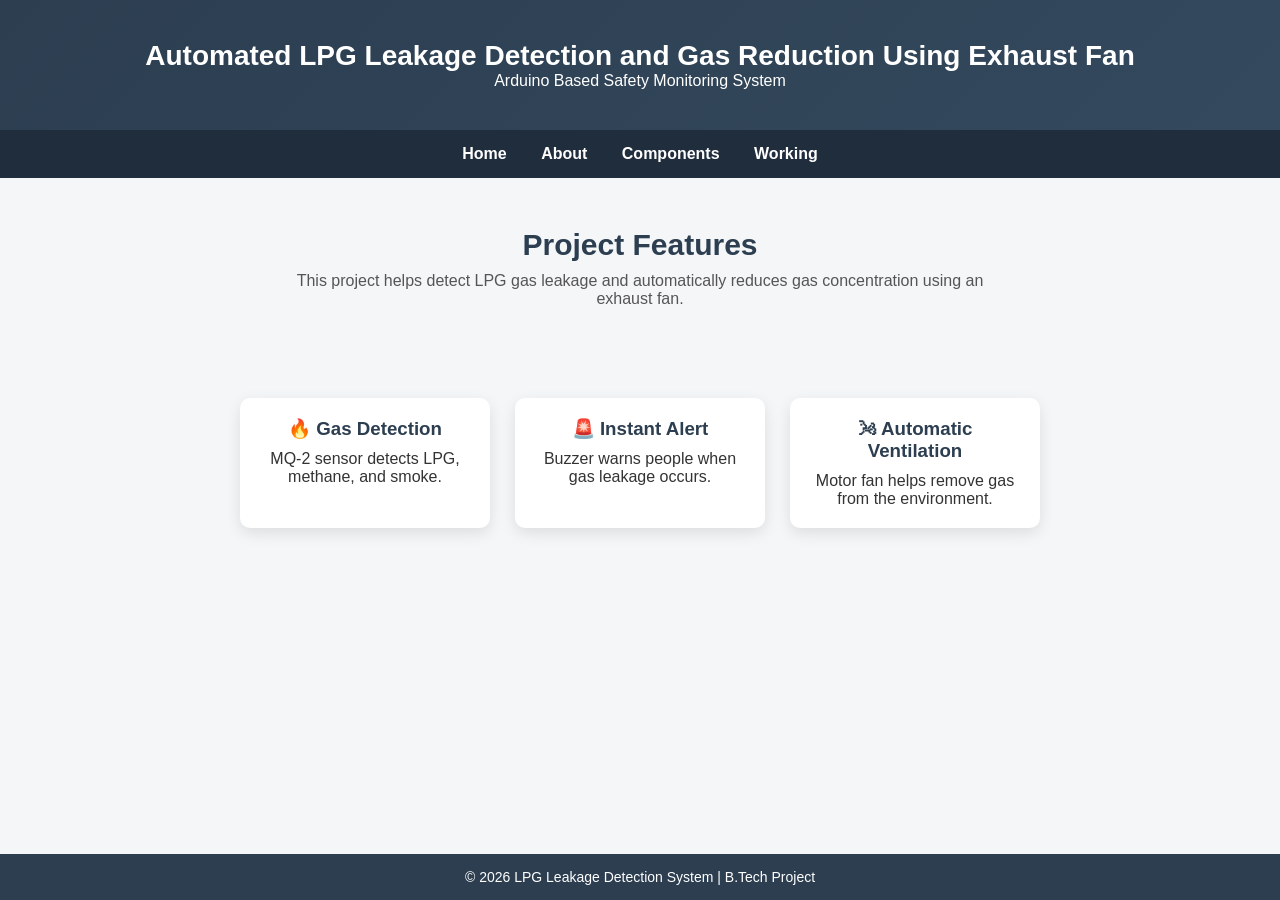
<file: index.html>
<!DOCTYPE html>
<html>
<head>

<title>Gas Leakage Detection System</title>

<meta name="viewport" content="width=device-width, initial-scale=1.0">

<link rel="stylesheet" href="style.css">

</head>

<body>

<header>
<h1>Automated LPG Leakage Detection and Gas Reduction Using Exhaust Fan</h1>
<p>Arduino Based Safety Monitoring System</p>
</header>

<nav>
<a href="index.html">Home</a>
<a href="about.html">About</a>
<a href="components.html">Components</a>
<a href="working.html">Working</a>
</nav>

<section class="hero">

<h2>Project Features</h2>

<p>This project helps detect LPG gas leakage and automatically reduces gas concentration using an exhaust fan.</p>

</section>

<section class="features">

<div class="card">
<h3>🔥 Gas Detection</h3>
<p>MQ-2 sensor detects LPG, methane, and smoke.</p>
</div>

<div class="card">
<h3>🚨 Instant Alert</h3>
<p>Buzzer warns people when gas leakage occurs.</p>
</div>

<div class="card">
<h3>🌬 Automatic Ventilation</h3>
<p>Motor fan helps remove gas from the environment.</p>
</div>

</section>

<footer>
<p>© 2026 LPG Leakage Detection System | B.Tech Project</p>
</footer>

</body>
</html>
</file>
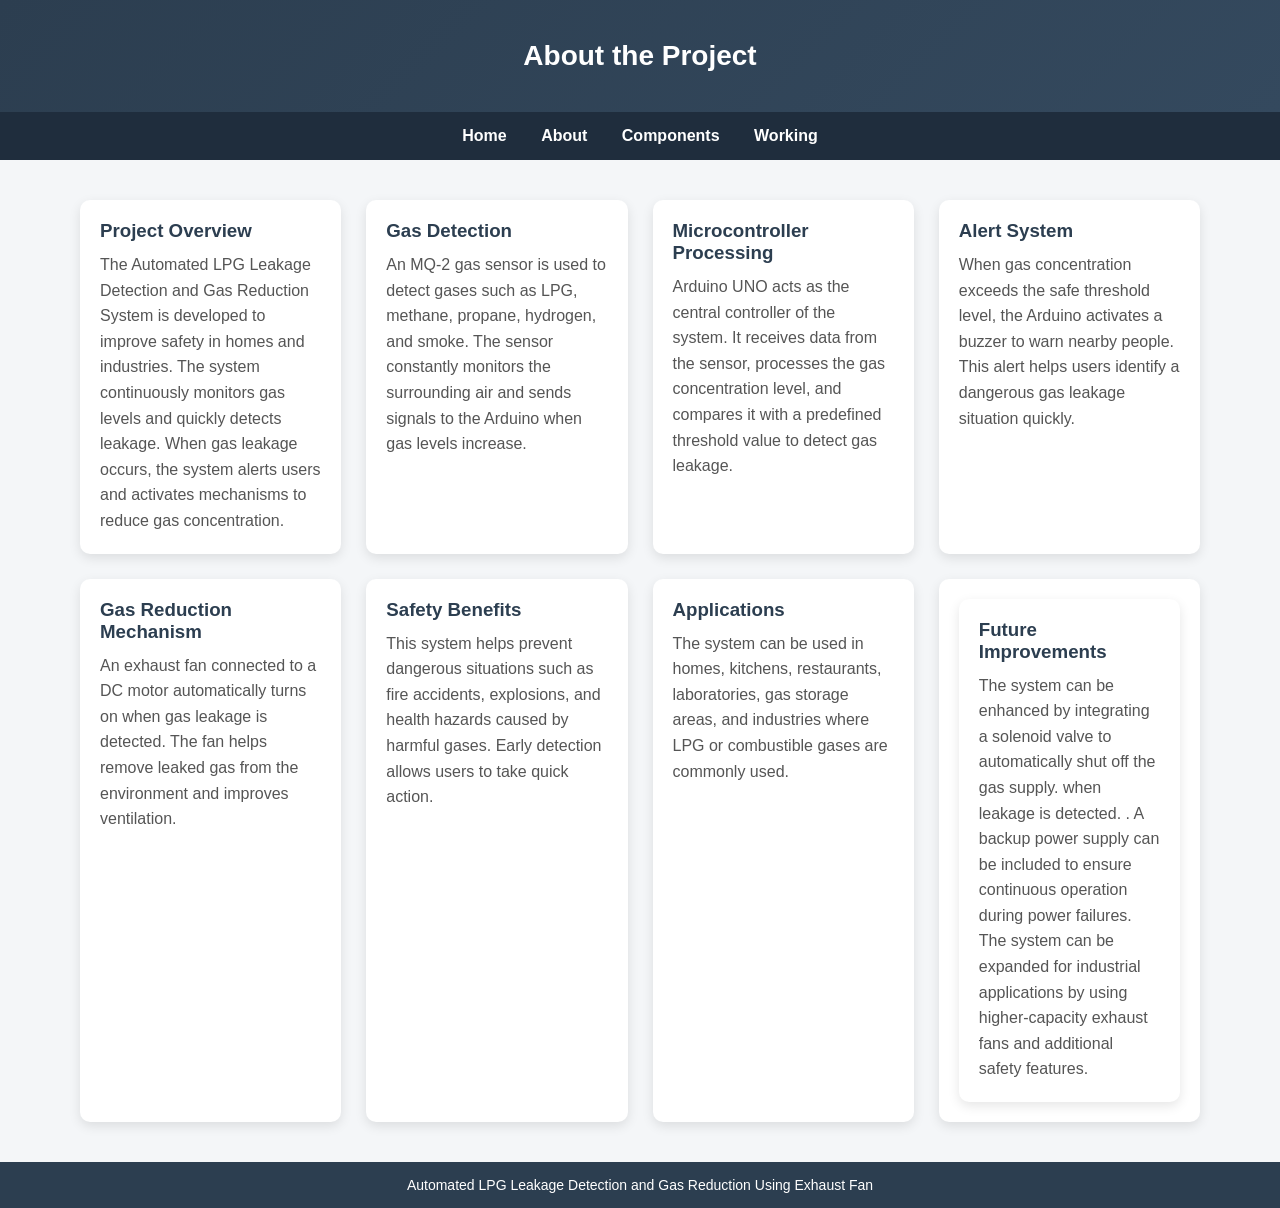
<file: about.html>
<!DOCTYPE html>
<html lang="en">

<head>
<meta charset="UTF-8">
<title>About Project</title>
<link rel="stylesheet" href="style.css">
</head>

<body>

<header>
<h1>About the Project</h1>
</header>

<nav>
<a href="index.html">Home</a>
<a href="about.html">About</a>
<a href="components.html">Components</a>
<a href="working.html">Working</a>
</nav>

<section class="about-cards">

<div class="about-card">
<h3>Project Overview</h3>
<p>
The Automated LPG Leakage Detection and Gas Reduction System is developed to improve safety in homes and industries. The system continuously monitors gas levels and quickly detects leakage. When gas leakage occurs, the system alerts users and activates mechanisms to reduce gas concentration.
</p>
</div>

<div class="about-card">
<h3>Gas Detection</h3>
<p>
An MQ-2 gas sensor is used to detect gases such as LPG, methane, propane, hydrogen, and smoke. The sensor constantly monitors the surrounding air and sends signals to the Arduino when gas levels increase.
</p>
</div>

<div class="about-card">
<h3>Microcontroller Processing</h3>
<p>
Arduino UNO acts as the central controller of the system. It receives data from the sensor, processes the gas concentration level, and compares it with a predefined threshold value to detect gas leakage.
</p>
</div>

<div class="about-card">
<h3>Alert System</h3>
<p>
When gas concentration exceeds the safe threshold level, the Arduino activates a buzzer to warn nearby people. This alert helps users identify a dangerous gas leakage situation quickly.
</p>
</div>

<div class="about-card">
<h3>Gas Reduction Mechanism</h3>
<p>
An exhaust fan connected to a DC motor automatically turns on when gas leakage is detected. The fan helps remove leaked gas from the environment and improves ventilation.
</p>
</div>

<div class="about-card">
<h3>Safety Benefits</h3>
<p>
This system helps prevent dangerous situations such as fire accidents, explosions, and health hazards caused by harmful gases. Early detection allows users to take quick action.
</p>
</div>

<div class="about-card">
<h3>Applications</h3>
<p>
The system can be used in homes, kitchens, restaurants, laboratories, gas storage areas, and industries where LPG or combustible gases are commonly used.
</p>
</div>

<div class="about-card">
<div class="about-card">
<h3>Future Improvements</h3>
<p>
The system can be enhanced by integrating a solenoid valve to automatically shut off the gas supply.
  when leakage is detected. . A backup power supply can be included to ensure continuous operation during power failures.
  The system can be expanded for industrial applications by using higher-capacity exhaust fans and additional safety features.
</p>
</div>
</section>

<footer>
<p>Automated LPG Leakage Detection and Gas Reduction Using Exhaust Fan</p>
</footer>

</body>
</html>
</file>
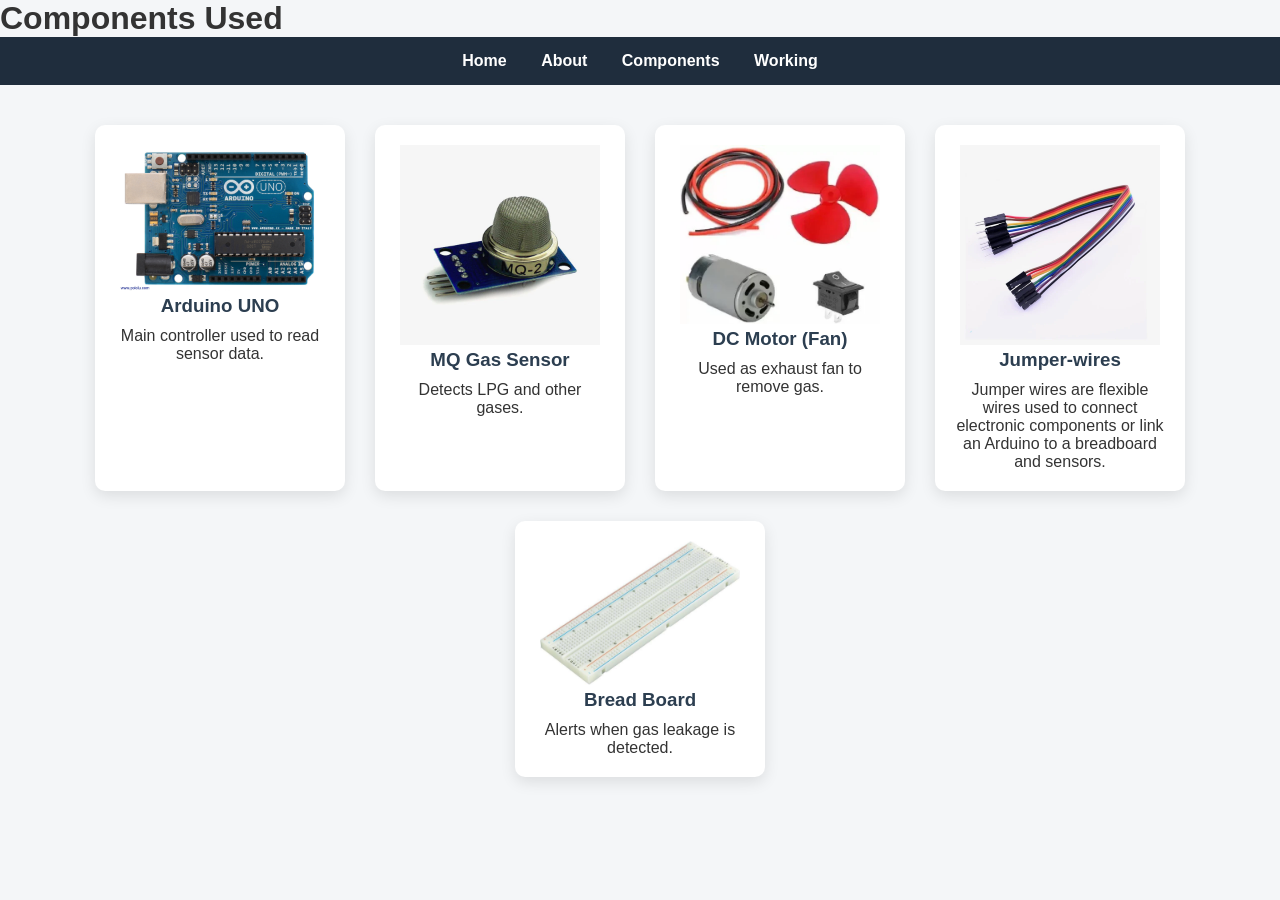
<file: components.html>
<!DOCTYPE html>
<html>
<head>
<title>Components</title>
<link rel="stylesheet" href="style.css">
</head>

<body>

<h1>Components Used</h1>

<nav>
<a href="index.html">Home</a>
<a href="about.html">About</a>
<a href="components.html">Components</a>
<a href="working.html">Working</a>
</nav>

<div class="components">

<div class="card">
<img src="uno.jpg" width="200">
<h3>Arduino UNO</h3>
<p>Main controller used to read sensor data.</p>
</div>

<div class="card">
<img src="MQ-2.webp" width="200">
<h3>MQ Gas Sensor</h3>
<p>Detects LPG and other gases.</p>
</div>

<div class="card">
<img src="fan.webp" width="200">
<h3>DC Motor (Fan)</h3>
<p>Used as exhaust fan to remove gas.</p>
</div>

<div class="card">
<img src="male-to-female-jumper-wires.webp" width="200">
<h3>Jumper-wires</h3>
<p>Jumper wires are flexible wires used to connect electronic components or link an Arduino to a breadboard and sensors.</p>
</div>

<div class="card">
<img src="board.jpg" width="200">
<h3>Bread Board</h3>
<p>Alerts when gas leakage is detected.</p>
</div>
</div>

</body>
</html>
</file>
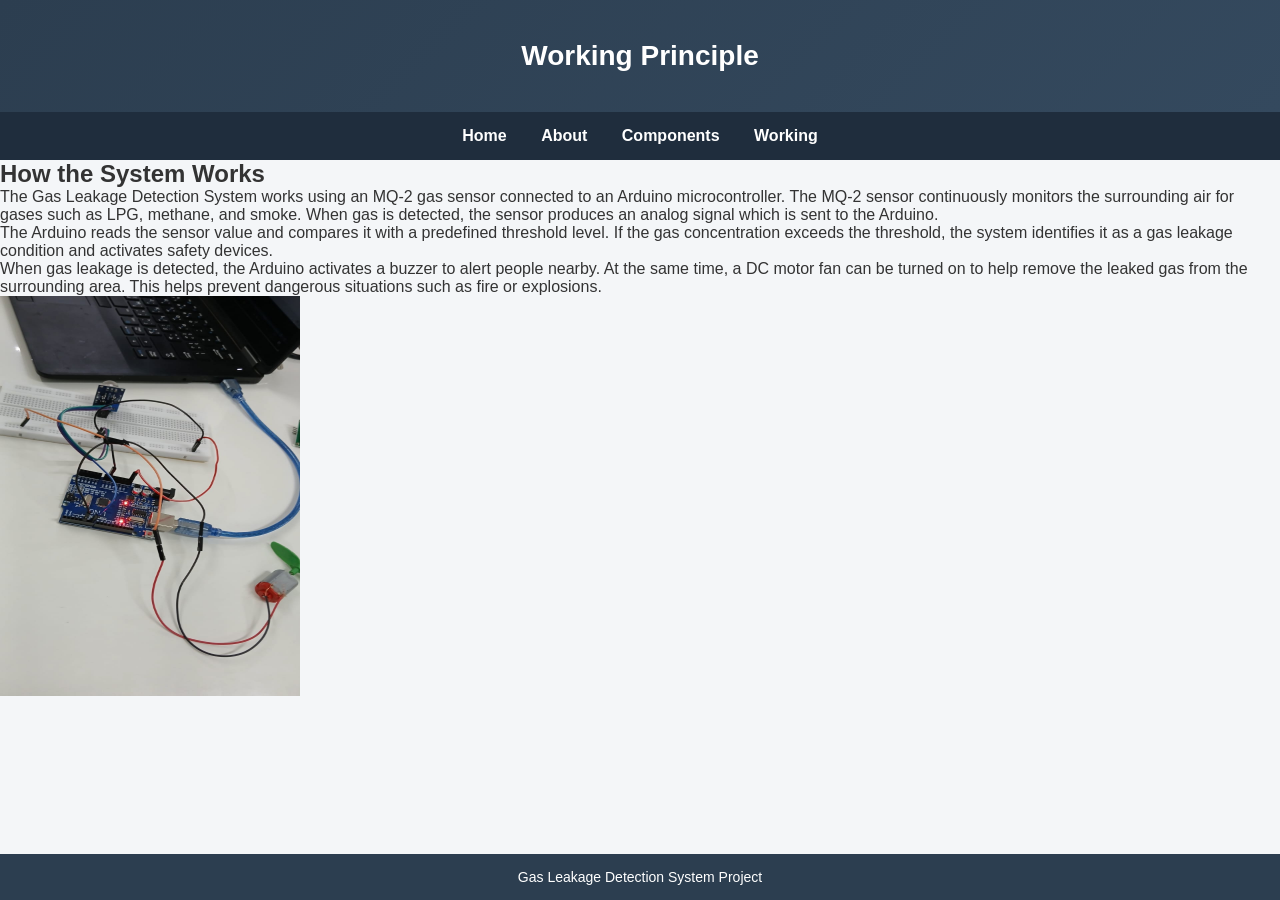
<file: working.html>
<!DOCTYPE html>
<html>

<head>
<title>Working Principle</title>
<link rel="stylesheet" href="style.css">
</head>

<body>

<header>
<h1>Working Principle</h1>
</header>

<nav>
<a href="index.html">Home</a>
<a href="about.html">About</a>
<a href="components.html">Components</a>
<a href="working.html">Working</a>
</nav>

<div class="container">

<section class="about-section">

<h2>How the System Works</h2>

<p>
The Gas Leakage Detection System works using an MQ-2 gas sensor connected to an Arduino microcontroller. 
The MQ-2 sensor continuously monitors the surrounding air for gases such as LPG, methane, and smoke. 
When gas is detected, the sensor produces an analog signal which is sent to the Arduino.
</p>

<p>
The Arduino reads the sensor value and compares it with a predefined threshold level. 
If the gas concentration exceeds the threshold, the system identifies it as a gas leakage 
condition and activates safety devices.
</p>

<p>
When gas leakage is detected, the Arduino activates a buzzer to alert people nearby. 
At the same time, a DC motor fan can be turned on to help remove the leaked gas from 
the surrounding area. This helps prevent dangerous situations such as fire or explosions.
</p>
<img src="prototype.jpeg"  height ="400px" width="300px">

</section>

</div>

<footer>
<p>Gas Leakage Detection System Project</p>
</footer>

</body>
</html>
</file>
<file: style.css>
*{
margin:0;
padding:0;
box-sizing:border-box;
}

/* BODY */

body{
font-family:Arial, Helvetica, sans-serif;
background:#f4f6f8;
color:#333;
display:flex;
flex-direction:column;
min-height:100vh;
}

/* HEADER */

header{
background:linear-gradient(135deg,#2c3e50,#34495e);
color:white;
text-align:center;
padding:40px 20px;
}

header h1{
font-size:28px;
}

/* NAVBAR */

nav{
background:#1f2d3d;
text-align:center;
padding:15px;
}

nav a{
color:white;
text-decoration:none;
margin:0 15px;
font-weight:bold;
font-size:16px;
transition:0.3s;
}

nav a:hover{
color:#f1c40f;
}

/* HERO */

.hero{
text-align:center;
padding:50px 20px;
}

.hero h2{
font-size:30px;
color:#2c3e50;
margin-bottom:10px;
}

.hero p{
max-width:700px;
margin:auto;
color:#555;
}

/* FEATURES */

.features{
display:flex;
justify-content:center;
gap:25px;
flex-wrap:wrap;
padding:40px;
}

/* CARD */

.card{
background:white;
width:250px;
padding:20px;
border-radius:10px;
box-shadow:0 5px 15px rgba(0,0,0,0.1);
text-align:center;
transition:0.3s;
}

.card:hover{
transform:translateY(-8px);
box-shadow:0 10px 25px rgba(0,0,0,0.2);
}

.card h3{
margin-bottom:10px;
color:#2c3e50;
}

/* COMPONENTS */

.components{
display:flex;
justify-content:center;
flex-wrap:wrap;
gap:30px;
padding:40px;
}

.component-card{
background:white;
width:220px;
padding:20px;
border-radius:10px;
box-shadow:0 4px 12px rgba(0,0,0,0.1);
text-align:center;
transition:0.3s;
}

.component-card:hover{
transform:scale(1.05);
}

.component-card img{
width:100%;
height:150px;
object-fit:cover;
border-radius:8px;
margin-bottom:10px;
}

/* ABOUT CARDS */

.about-cards{
display:grid;
grid-template-columns:repeat(auto-fit,minmax(250px,1fr));
gap:25px;
padding:40px;
max-width:1200px;
margin:auto;
}

.about-card{
background:white;
padding:20px;
border-radius:10px;
box-shadow:0 4px 12px rgba(0,0,0,0.1);
transition:0.3s;
}

.about-card:hover{
transform:translateY(-8px);
}

.about-card h3{
margin-bottom:10px;
color:#2c3e50;
}

.about-card p{
color:#555;
line-height:1.6;
}
/* IMAGE CARD */

.image-card{
margin-top:30px;
display:flex;
justify-content:center;
}

.image-card img{
width:350px;
border-radius:10px;
box-shadow:0 5px 15px rgba(0,0,0,0.2);
transition:0.3s;
}

.image-card img:hover{
transform:scale(1.05);
}

/* FOOTER */

footer{
margin-top:auto;
background:#2c3e50;
color:white;
text-align:center;
padding:15px;
font-size:14px;
}

/* MOBILE */

@media (max-width:768px){

nav a{
display:block;
margin:10px 0;
}

.hero h2{
font-size:24px;
}

.features{
flex-direction:column;
align-items:center;
}

.card{
width:90%;
}

.components{
flex-direction:column;
align-items:center;
}

.component-card{
width:90%;
}

.about-cards{
grid-template-columns:1fr;
padding:20px;
}

}
</file>
